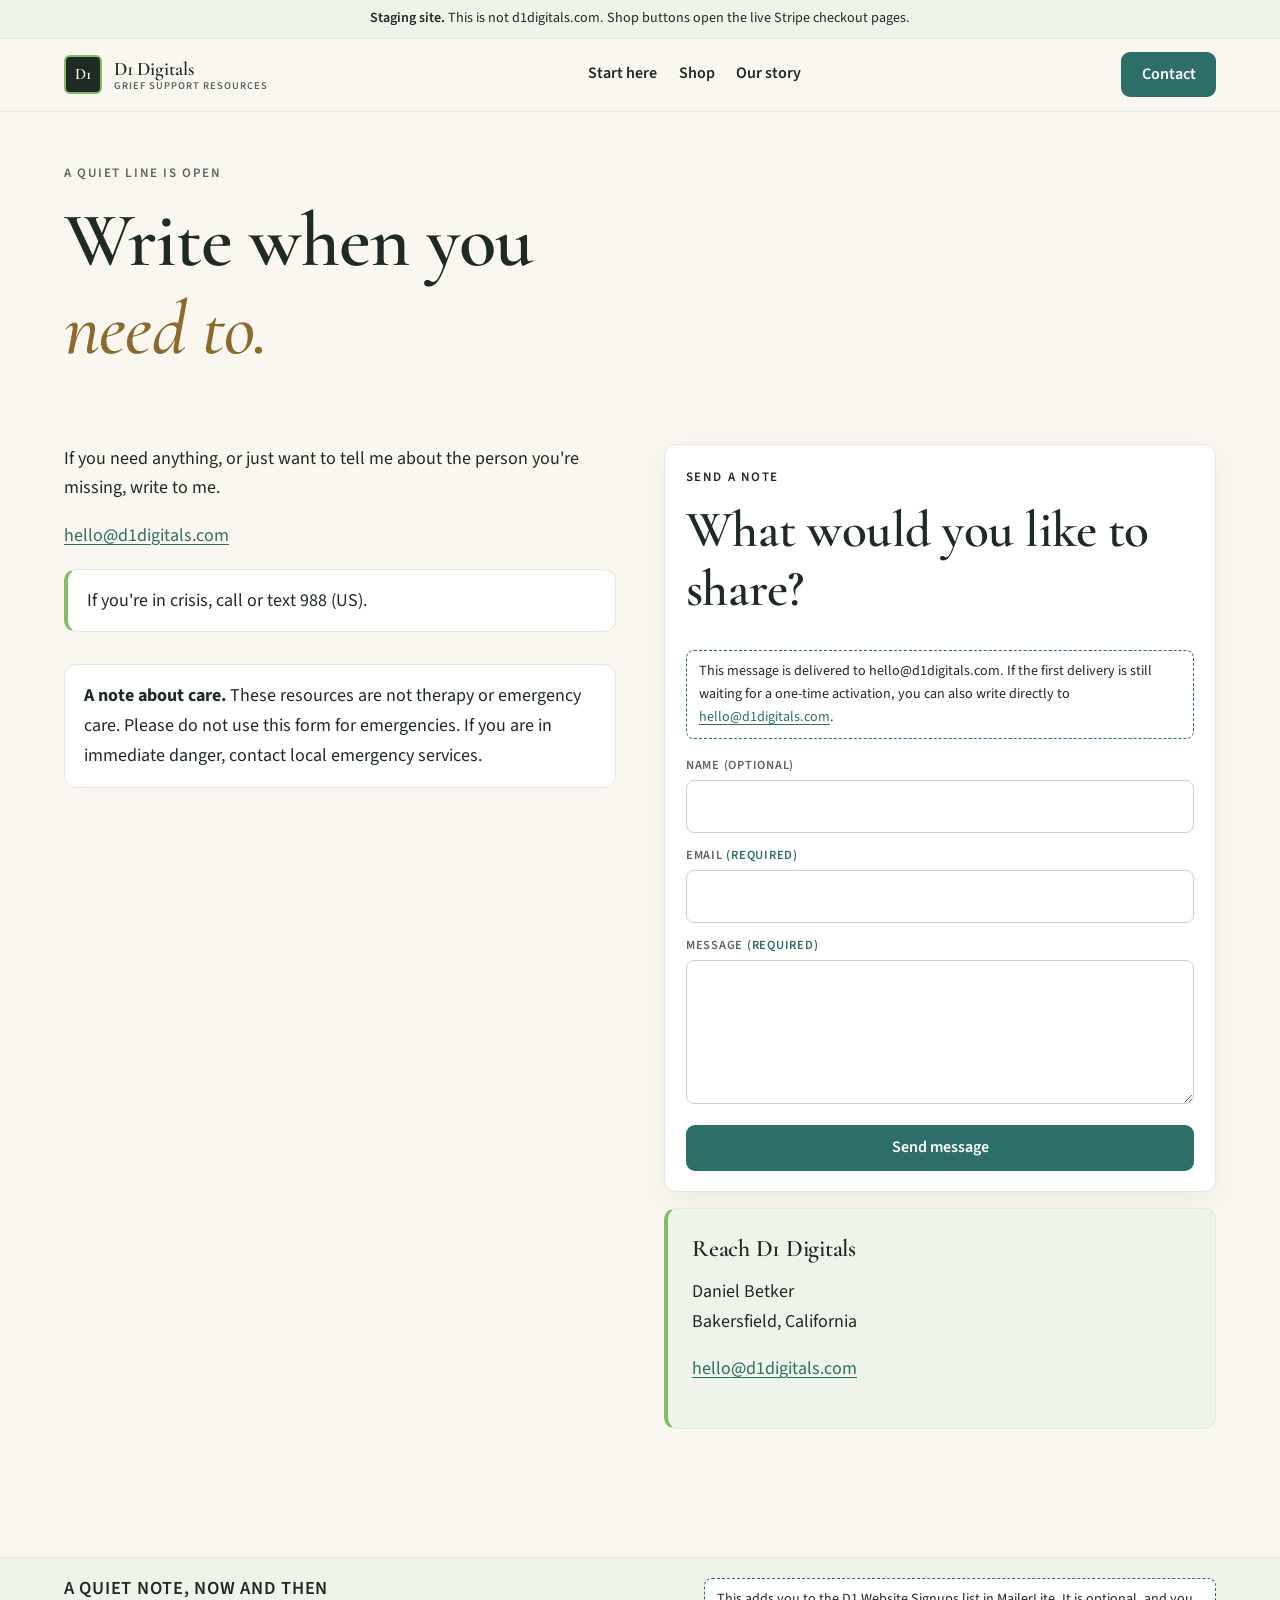
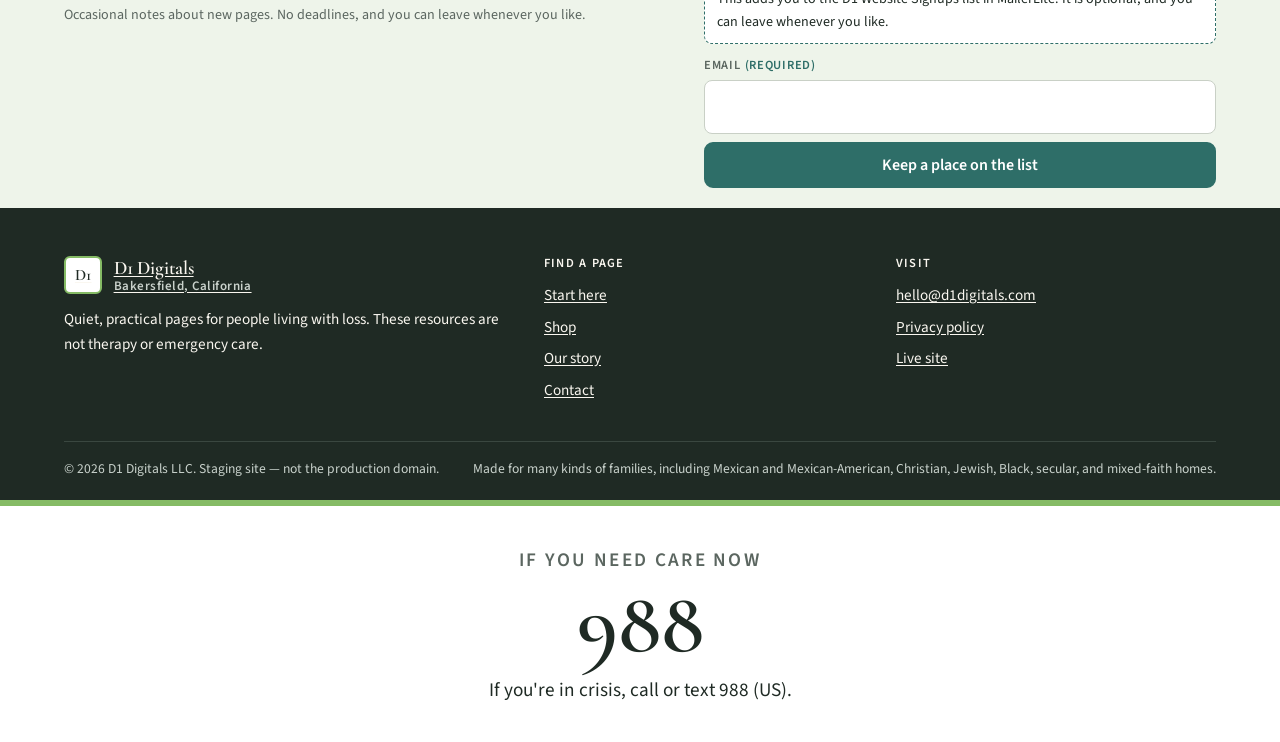
<file: contact.html>
<!DOCTYPE html>
<html lang="en">
<head>
  <meta charset="utf-8">
  <meta name="viewport" content="width=device-width, initial-scale=1">
  <meta name="robots" content="noindex, nofollow">
  <title>Contact | D1 Digitals</title>
  <meta name="description" content="D1 Digitals makes quiet, practical grief-support pages and journals. Quiet, practical grief-support pages and journals from D1 Digitals.">
  <link rel="preconnect" href="https://fonts.googleapis.com">
  <link rel="preconnect" href="https://fonts.gstatic.com" crossorigin>
  <link href="https://fonts.googleapis.com/css2?family=Cormorant+Garamond:ital,wght@0,500;0,600;0,700;1,500;1,600&family=Source+Sans+3:ital,wght@0,400;0,500;0,600;1,400&display=swap" rel="stylesheet">
  <link rel="icon" href="favicon.svg" type="image/svg+xml">
  <link rel="stylesheet" href="assets/css/styles.css">
</head>
<body>
  <a class="skip" href="#main">Skip to main content</a>
  <div class="draft-banner"><strong>Staging site.</strong> This is not d1digitals.com. Shop buttons open the live Stripe checkout pages.</div>
  <header class="site-header">
    <div class="wrap">
      <a class="logo" href="index.html">
        <span class="logo-mark" aria-hidden="true">D1</span>
        <span class="logo-text">
          <strong>D1 Digitals</strong>
          <span>Grief support resources</span>
        </span>
      </a>
      <nav class="nav" id="site-nav" aria-label="Primary">
        <a href="index.html">Start here</a>
        <a href="shop.html">Shop</a>
        <a href="our-story.html">Our story</a>
      </nav>
      <div class="header-actions">
        <button class="nav-toggle" type="button" aria-expanded="false" aria-controls="site-nav">Menu</button>
        <a class="btn btn-primary header-cta" href="contact.html" aria-current="page">Contact</a>
      </div>
    </div>
  </header>

  <main id="main">
    <header class="page-hero">
      <div class="wrap">
        <p class="eyebrow">A quiet line is open</p>
        <h1>Write when you <span class="italic" style="white-space:nowrap">need to.</span></h1>
      </div>
    </header>
    <section class="section" style="padding-top:0">
      <div class="wrap two-col">
        <div>
          <p>If you need anything, or just want to tell me about the person you're missing, write to me.</p>
          <p><a href="mailto:hello@d1digitals.com">hello@d1digitals.com</a></p>
          <p class="crisis-inline">If you're in crisis, call or text 988 (US).</p>
          <p class="care"><strong>A note about care.</strong> These resources are not therapy or emergency care. Please do not use this form for emergencies. If you are in immediate danger, contact local emergency services.</p>
        </div>
        <div>
          <div class="card">
            <p class="eyebrow">Send a note</p>
            <h2>What would you like to share?</h2>
                        <form class="contact-form" action="https://formsubmit.co/hello@d1digitals.com" method="POST">
              <p class="form-note">This message is delivered to hello@d1digitals.com. If the first delivery is still waiting for a one-time activation, you can also write directly to <a href="mailto:hello@d1digitals.com">hello@d1digitals.com</a>.</p>
              <input type="hidden" name="_subject" value="D1 Digitals website message">
              <input type="hidden" name="_template" value="table">
              <input type="hidden" name="_captcha" value="false">
              <input type="text" name="_honey" class="visually-hidden" tabindex="-1" autocomplete="off">
              <div class="form-grid">
                <div class="field">
                  <label for="c-name">Name (optional)</label>
                  <input id="c-name" name="name" type="text" autocomplete="name">
                  <p class="field-error" id="c-name-error" role="alert"></p>
                </div>
                <div class="field">
                  <label for="c-email">Email <span class="req">(required)</span></label>
                  <input id="c-email" name="email" type="email" autocomplete="email" required>
                  <p class="field-error" id="c-email-error" role="alert"></p>
                </div>
                <div class="field">
                  <label for="c-msg">Message <span class="req">(required)</span></label>
                  <textarea id="c-msg" name="message" required></textarea>
                  <p class="field-error" id="c-msg-error" role="alert"></p>
                </div>
                <button class="btn btn-primary" type="submit">Send message</button>
                <p class="form-success" role="status"></p>
              </div>
            </form>
          </div>
          <aside class="info-card">
            <h2>Reach D1 Digitals</h2>
            <p>Daniel Betker<br>Bakersfield, California</p>
            <p><a href="mailto:hello@d1digitals.com">hello@d1digitals.com</a></p>
          </aside>
        </div>
      </div>
    </section>
  </main>

  <section class="news-bar" aria-labelledby="news-title">
    <div class="wrap">
      <div style="flex:1;min-width:16rem">
        <h2 id="news-title">A quiet note, now and then</h2>
        <p class="fine" style="margin:0.3rem 0 0">Occasional notes about new pages. No deadlines, and you can leave whenever you like.</p>
      </div>
            <form class="signup-form" action="https://assets.mailerlite.com/jsonp/2786436/forms/205075135578768908/subscribe" method="post">
        <p class="form-note">This adds you to the D1 Website Signups list in MailerLite. It is optional, and you can leave whenever you like.</p>
            <div class="field">
              <label for="footer-email">Email <span class="req">(required)</span></label>
              <input id="footer-email" name="fields[email]" type="email" autocomplete="email" required>
              <p class="field-error" id="footer-email-error" role="alert"></p>
            </div>
            <input type="hidden" name="ml-submit" value="1">
            <input type="hidden" name="anticsrf" value="true">
            <button class="btn btn-primary" type="submit">Keep a place on the list</button>
            <p class="form-success" role="status"></p>
      </form>
    </div>
  </section>
  <footer class="site-footer">
    <div class="wrap">
      <div class="foot-grid">
        <div>
          <a class="logo" href="index.html" style="color:#FAF7F0;margin-bottom:0.8rem">
            <span class="logo-mark">D1</span>
            <span class="logo-text"><strong style="color:#FAF7F0">D1 Digitals</strong><span>Bakersfield, California</span></span>
          </a>
          <p>Quiet, practical pages for people living with loss. These resources are not therapy or emergency care.</p>
        </div>
        <div>
          <h3>Find a page</h3>
          <ul>
            <li><a href="index.html">Start here</a></li>
            <li><a href="shop.html">Shop</a></li>
            <li><a href="our-story.html">Our story</a></li>
            <li><a href="contact.html">Contact</a></li>
          </ul>
        </div>
        <div>
          <h3>Visit</h3>
          <ul>
            <li><a href="mailto:hello@d1digitals.com">hello@d1digitals.com</a></li>
            <li><a href="privacy-policy.html">Privacy policy</a></li>
            <li><a href="https://d1digitals.com/">Live site</a></li>
          </ul>
        </div>
      </div>
      <div class="legal">
        <p style="margin:0">© 2026 D1 Digitals LLC. Staging site — not the production domain.</p>
        <p style="margin:0">Made for many kinds of families, including Mexican and Mexican-American, Christian, Jewish, Black, secular, and mixed-faith homes.</p>
      </div>
    </div>
  </footer>

  <section class="crisis-band" aria-label="Crisis support">
    <div class="wrap">
      <p class="eyebrow">If you need care now</p>
      <span class="num">988</span>
      <p>If you're in crisis, call or text 988 (US).</p>
    </div>
  </section>
  <script src="assets/js/main.js"></script>
</body>
</html>
</file>
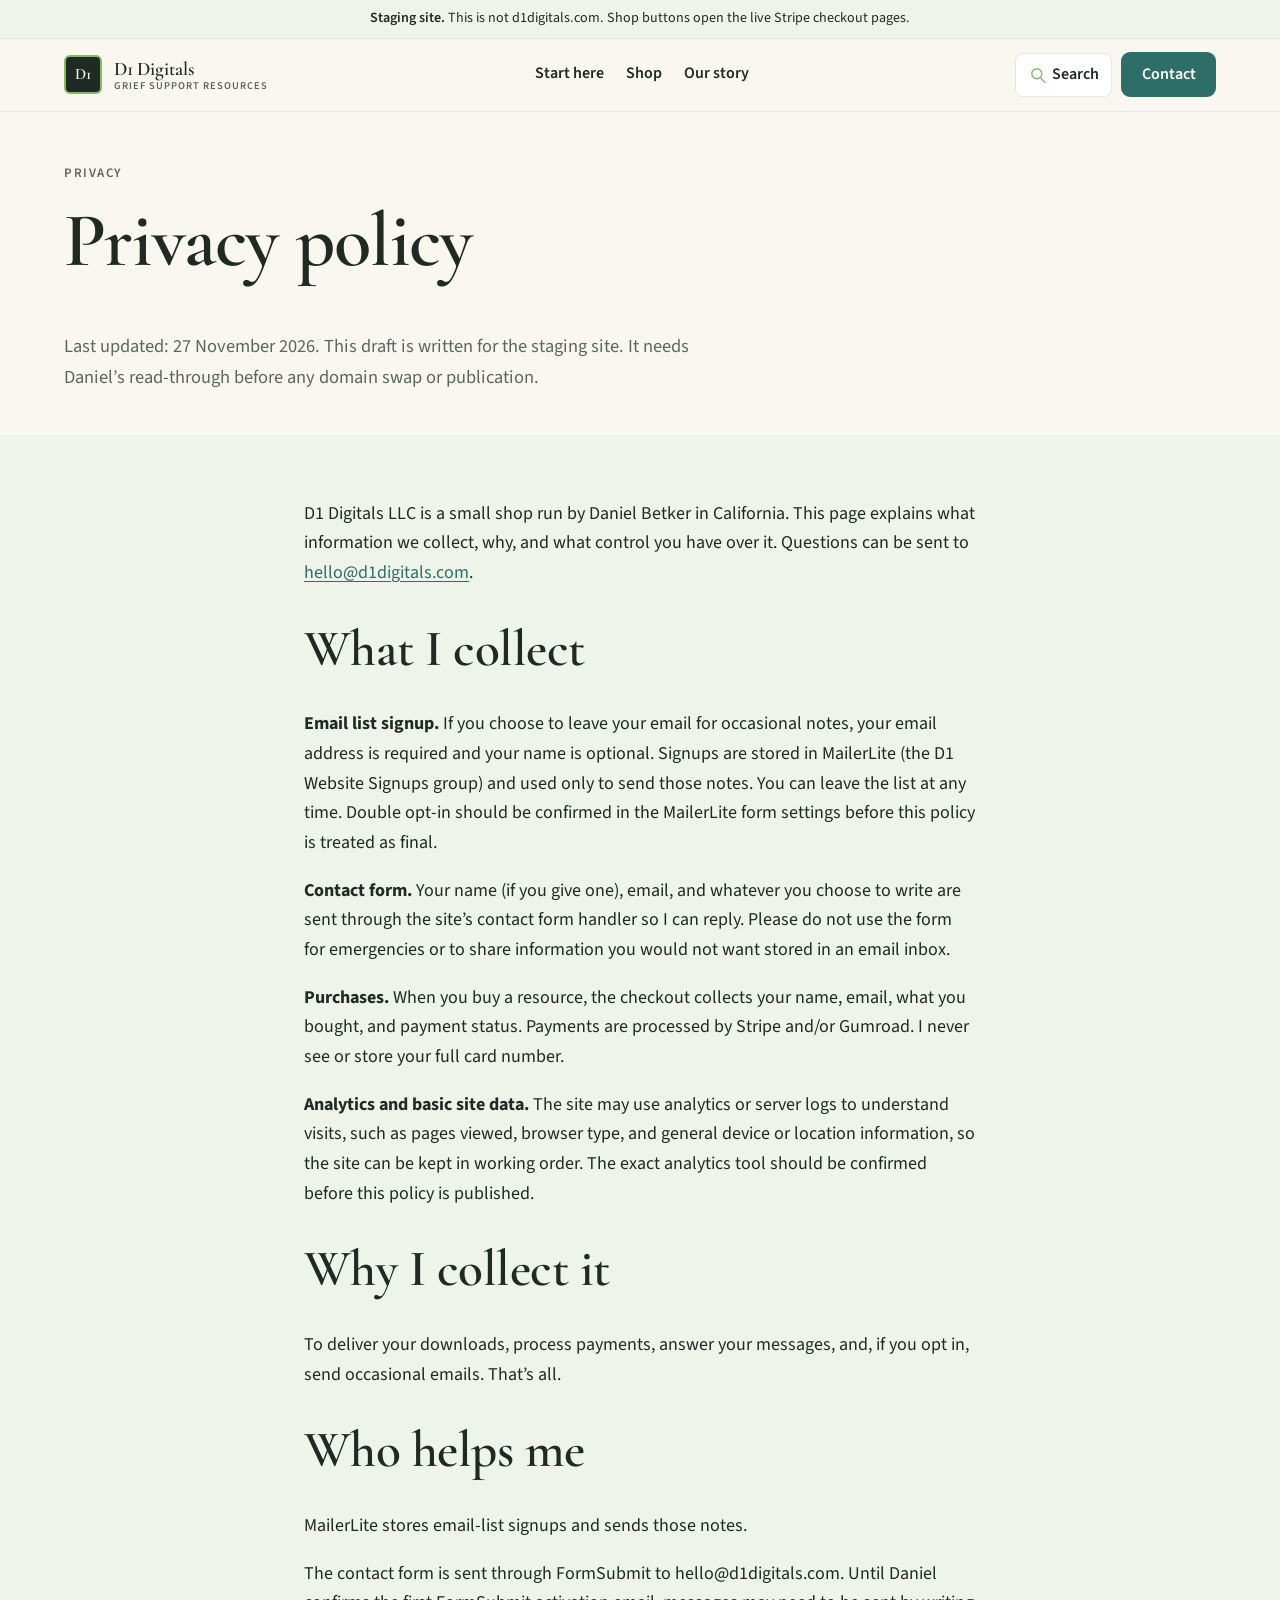
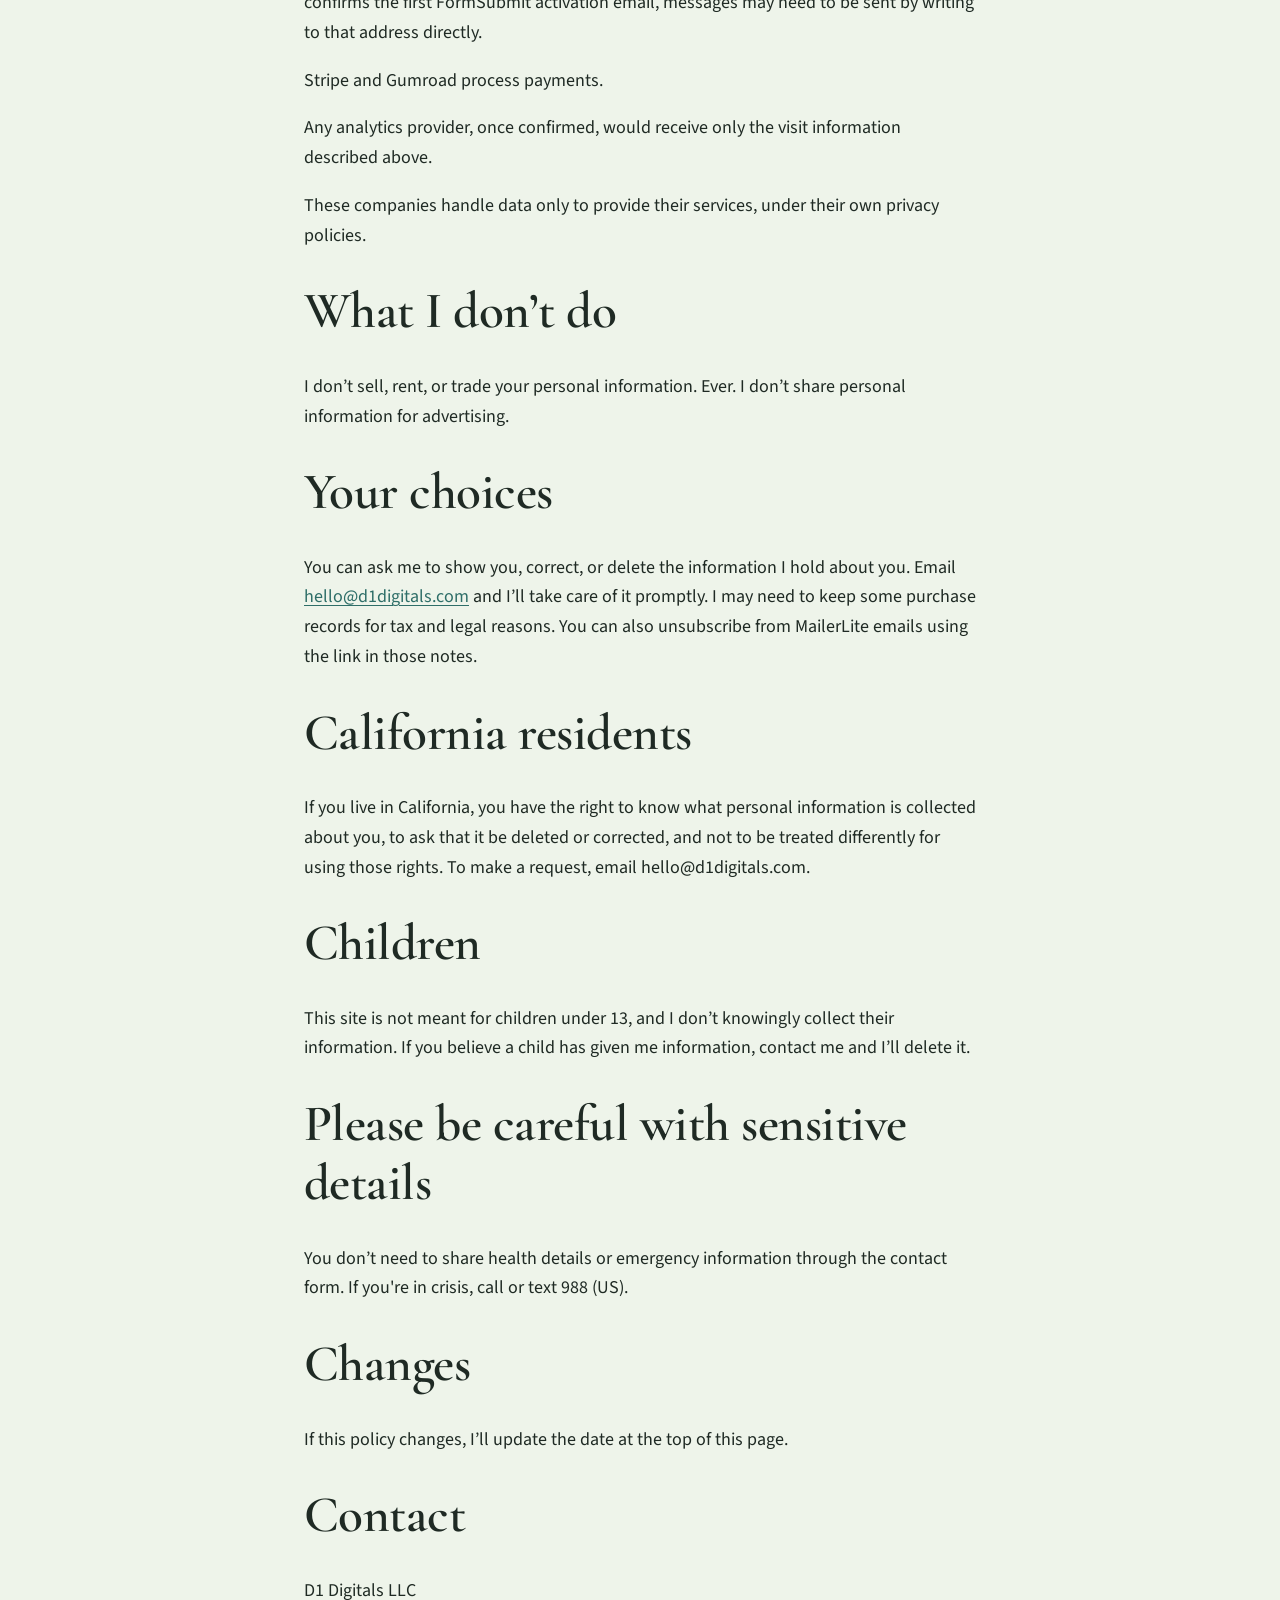
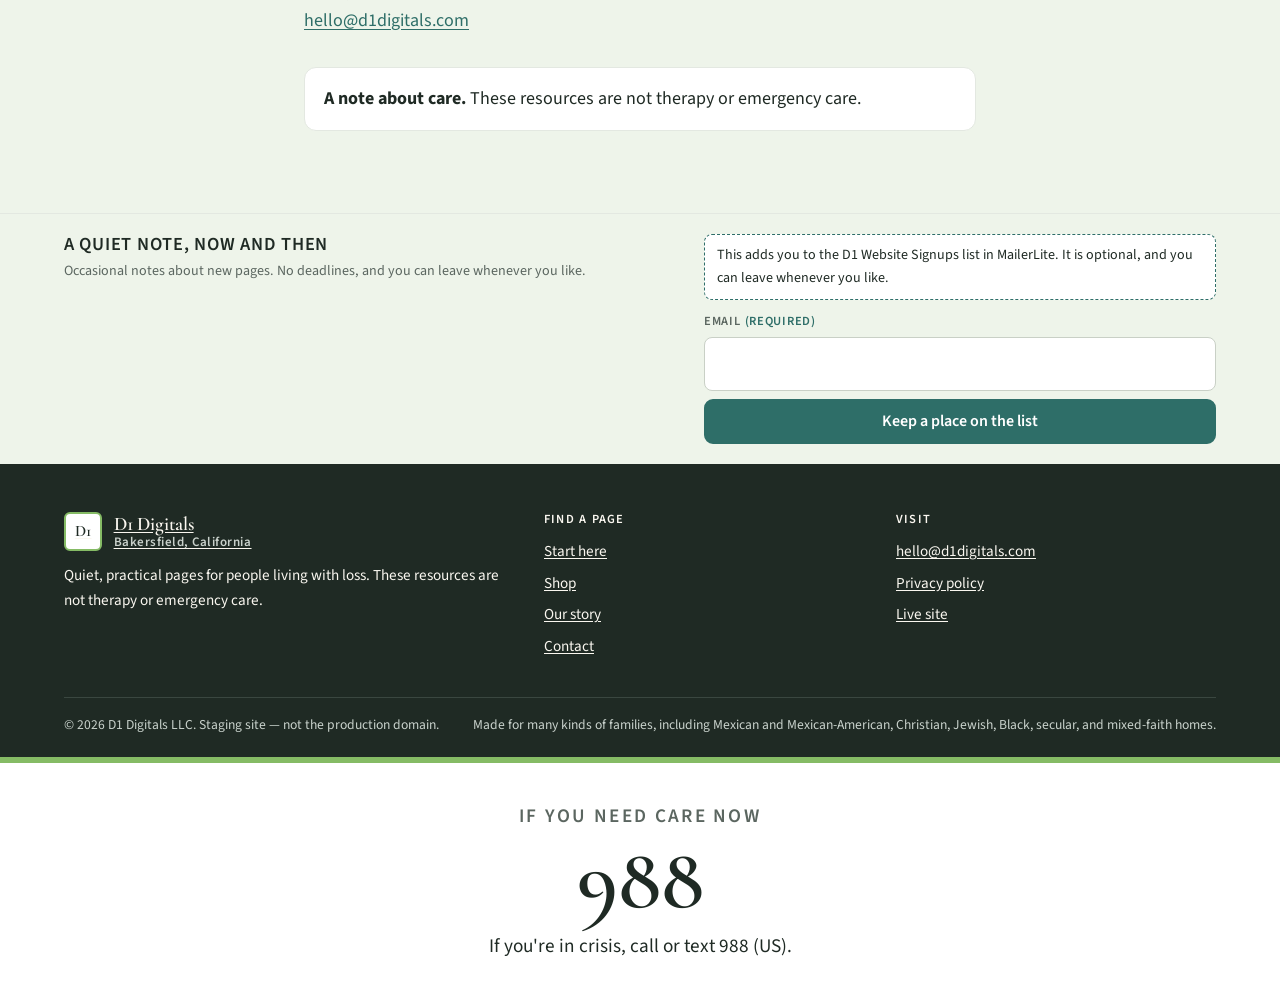
<file: privacy-policy.html>
<!DOCTYPE html>
<html lang="en">
<head>
  <meta charset="utf-8">
  <meta name="viewport" content="width=device-width, initial-scale=1">
  <meta name="robots" content="noindex, nofollow">
  <title>Privacy Policy | D1 Digitals</title>
  <meta name="description" content="How D1 Digitals LLC collects and uses information.">
  <link rel="preconnect" href="https://fonts.googleapis.com">
  <link rel="preconnect" href="https://fonts.gstatic.com" crossorigin>
  <link href="https://fonts.googleapis.com/css2?family=Cormorant+Garamond:ital,wght@0,500;0,600;0,700;1,500;1,600&family=Source+Sans+3:ital,wght@0,400;0,500;0,600;1,400&display=swap" rel="stylesheet">
  <link rel="icon" href="favicon.svg" type="image/svg+xml">
  <link rel="stylesheet" href="assets/css/styles.css">
</head>
<body>
  <a class="skip" href="#main">Skip to main content</a>
  <div class="draft-banner"><strong>Staging site.</strong> This is not d1digitals.com. Shop buttons open the live Stripe checkout pages.</div>
  <header class="site-header">
    <div class="wrap">
      <a class="logo" href="index.html">
        <span class="logo-mark" aria-hidden="true">D1</span>
        <span class="logo-text">
          <strong>D1 Digitals</strong>
          <span>Grief support resources</span>
        </span>
      </a>
      <nav class="nav" id="site-nav" aria-label="Primary">
        <a href="index.html">Start here</a>
        <a href="shop.html">Shop</a>
        <a href="our-story.html">Our story</a>
      </nav>
      <div class="header-actions">
      <div class="search-panel">
        <button class="search-toggle" type="button" aria-expanded="false" aria-controls="site-search-box">
          <svg class="icon icon-search" viewBox="0 0 24 24" fill="none" stroke="#85BB65" stroke-width="1.75" stroke-linecap="round" stroke-linejoin="round" aria-hidden="true" focusable="false"><circle cx="11" cy="11" r="6.25"/><path d="M16 16.5 21 21.5"/></svg>
          <span class="search-toggle-label">Search</span>
        </button>
        <div id="site-search-box" class="search-box" hidden>
          <label for="site-search">Search pages and resources</label>
          <input type="search" id="site-search" name="q" autocomplete="off">
          <ul id="search-results" class="search-results" role="listbox" aria-label="Search results"></ul>
        </div>
      </div>
        <button class="nav-toggle" type="button" aria-expanded="false" aria-controls="site-nav">Menu</button>
        <a class="btn btn-primary header-cta" href="contact.html">Contact</a>
      </div>
    </div>
  </header>

  <main id="main">
    <header class="page-hero">
      <div class="wrap">
        <p class="eyebrow">Privacy</p>
        <h1>Privacy policy</h1>
        <p class="lead measure">Last updated: 27 November 2026. This draft is written for the staging site. It needs Daniel’s read-through before any domain swap or publication.</p>
      </div>
    </header>
    <section class="section alt">
      <div class="wrap prose">
        <p>D1 Digitals LLC is a small shop run by Daniel Betker in California. This page explains what information we collect, why, and what control you have over it. Questions can be sent to <a href="mailto:hello@d1digitals.com">hello@d1digitals.com</a>.</p>

        <h2>What I collect</h2>
        <p><strong>Email list signup.</strong> If you choose to leave your email for occasional notes, your email address is required and your name is optional. Signups are stored in MailerLite (the D1 Website Signups group) and used only to send those notes. You can leave the list at any time. Double opt-in should be confirmed in the MailerLite form settings before this policy is treated as final.</p>
        <p><strong>Contact form.</strong> Your name (if you give one), email, and whatever you choose to write are sent through the site’s contact form handler so I can reply. Please do not use the form for emergencies or to share information you would not want stored in an email inbox.</p>
        <p><strong>Purchases.</strong> When you buy a resource, the checkout collects your name, email, what you bought, and payment status. Payments are processed by Stripe and/or Gumroad. I never see or store your full card number.</p>
        <p><strong>Analytics and basic site data.</strong> The site may use analytics or server logs to understand visits, such as pages viewed, browser type, and general device or location information, so the site can be kept in working order. The exact analytics tool should be confirmed before this policy is published.</p>

        <h2>Why I collect it</h2>
        <p>To deliver your downloads, process payments, answer your messages, and, if you opt in, send occasional emails. That’s all.</p>

        <h2>Who helps me</h2>
        <p>MailerLite stores email-list signups and sends those notes.</p>
        <p>The contact form is sent through FormSubmit to hello@d1digitals.com. Until Daniel confirms the first FormSubmit activation email, messages may need to be sent by writing to that address directly.</p>
        <p>Stripe and Gumroad process payments.</p>
        <p>Any analytics provider, once confirmed, would receive only the visit information described above.</p>
        <p>These companies handle data only to provide their services, under their own privacy policies.</p>

        <h2>What I don’t do</h2>
        <p>I don’t sell, rent, or trade your personal information. Ever. I don’t share personal information for advertising.</p>

        <h2>Your choices</h2>
        <p>You can ask me to show you, correct, or delete the information I hold about you. Email <a href="mailto:hello@d1digitals.com">hello@d1digitals.com</a> and I’ll take care of it promptly. I may need to keep some purchase records for tax and legal reasons. You can also unsubscribe from MailerLite emails using the link in those notes.</p>

        <h2>California residents</h2>
        <p>If you live in California, you have the right to know what personal information is collected about you, to ask that it be deleted or corrected, and not to be treated differently for using those rights. To make a request, email hello@d1digitals.com.</p>

        <h2>Children</h2>
        <p>This site is not meant for children under 13, and I don’t knowingly collect their information. If you believe a child has given me information, contact me and I’ll delete it.</p>

        <h2>Please be careful with sensitive details</h2>
        <p>You don’t need to share health details or emergency information through the contact form. If you're in crisis, call or text 988 (US).</p>

        <h2>Changes</h2>
        <p>If this policy changes, I’ll update the date at the top of this page.</p>

        <h2>Contact</h2>
        <p>D1 Digitals LLC<br><a href="mailto:hello@d1digitals.com">hello@d1digitals.com</a></p>
        <p class="care"><strong>A note about care.</strong> These resources are not therapy or emergency care.</p>
      </div>
    </section>
  </main>

  <section class="news-bar" aria-labelledby="news-title">
    <div class="wrap">
      <div style="flex:1;min-width:16rem">
        <h2 id="news-title">A quiet note, now and then</h2>
        <p class="fine" style="margin:0.3rem 0 0">Occasional notes about new pages. No deadlines, and you can leave whenever you like.</p>
      </div>
            <form class="signup-form" action="https://assets.mailerlite.com/jsonp/2786436/forms/205075135578768908/subscribe" method="post">
        <p class="form-note">This adds you to the D1 Website Signups list in MailerLite. It is optional, and you can leave whenever you like.</p>
            <div class="field">
              <label for="footer-email">Email <span class="req">(required)</span></label>
              <input id="footer-email" name="fields[email]" type="email" autocomplete="email" required>
              <p class="field-error" id="footer-email-error" role="alert"></p>
            </div>
            <input type="hidden" name="ml-submit" value="1">
            <input type="hidden" name="anticsrf" value="true">
            <button class="btn btn-primary" type="submit">Keep a place on the list</button>
            <p class="form-success" role="status"></p>
      </form>
    </div>
  </section>
  <footer class="site-footer">
    <div class="wrap">
      <div class="foot-grid">
        <div>
          <a class="logo" href="index.html" style="color:#FAF7F0;margin-bottom:0.8rem">
            <span class="logo-mark">D1</span>
            <span class="logo-text"><strong style="color:#FAF7F0">D1 Digitals</strong><span>Bakersfield, California</span></span>
          </a>
          <p>Quiet, practical pages for people living with loss. These resources are not therapy or emergency care.</p>
        </div>
        <div>
          <h3>Find a page</h3>
          <ul>
            <li><a href="index.html">Start here</a></li>
            <li><a href="shop.html">Shop</a></li>
            <li><a href="our-story.html">Our story</a></li>
            <li><a href="contact.html">Contact</a></li>
          </ul>
        </div>
        <div>
          <h3>Visit</h3>
          <ul>
            <li><a href="mailto:hello@d1digitals.com">hello@d1digitals.com</a></li>
            <li><a href="privacy-policy.html">Privacy policy</a></li>
            <li><a href="https://d1digitals.com/">Live site</a></li>
          </ul>
        </div>
      </div>
      <div class="legal">
        <p style="margin:0">© 2026 D1 Digitals LLC. Staging site — not the production domain.</p>
        <p style="margin:0">Made for many kinds of families, including Mexican and Mexican-American, Christian, Jewish, Black, secular, and mixed-faith homes.</p>
      </div>
    </div>
  </footer>

  <section class="crisis-band" aria-label="Crisis support">
    <div class="wrap">
      <p class="eyebrow">If you need care now</p>
      <span class="num">988</span>
      <p>If you're in crisis, call or text 988 (US).</p>
    </div>
  </section>
  <script src="assets/js/main.js"></script>
</body>
</html>
</file>
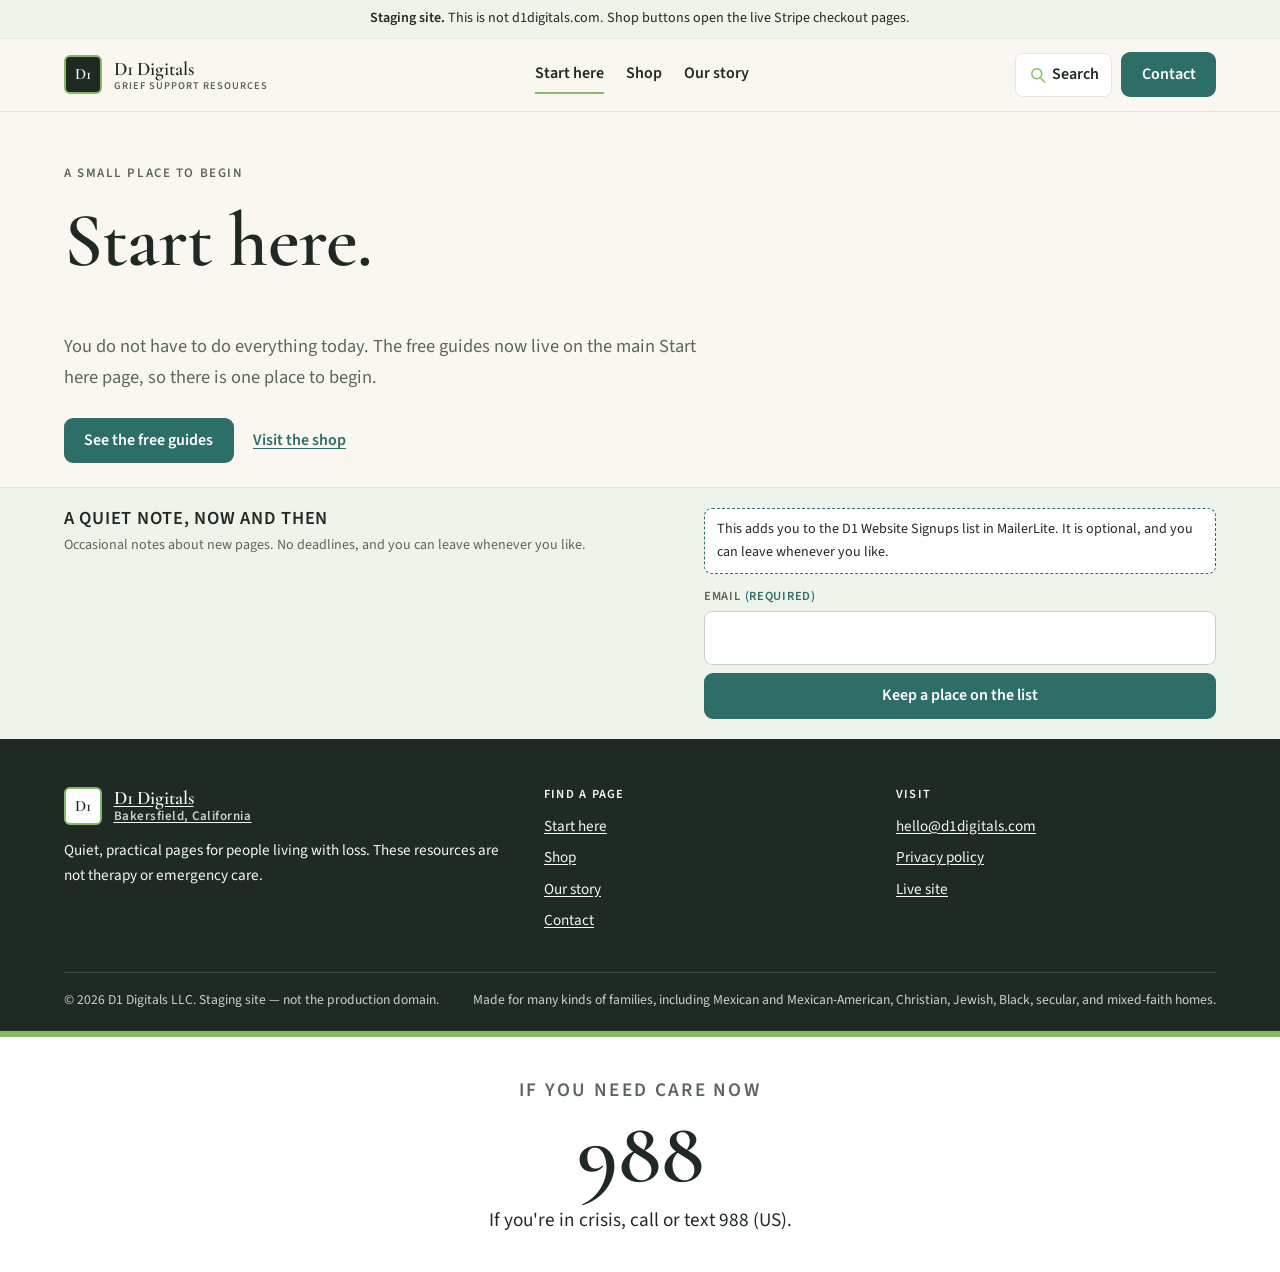
<file: start-here.html>
<!DOCTYPE html>
<html lang="en">
<head>
  <meta charset="utf-8">
  <meta name="viewport" content="width=device-width, initial-scale=1">
  <meta name="robots" content="noindex, nofollow">
  <title>Start Here | D1 Digitals</title>
  <meta name="description" content="D1 Digitals makes quiet, practical grief-support pages and journals. Quiet, practical grief-support pages and journals from D1 Digitals.">
  <link rel="preconnect" href="https://fonts.googleapis.com">
  <link rel="preconnect" href="https://fonts.gstatic.com" crossorigin>
  <link href="https://fonts.googleapis.com/css2?family=Cormorant+Garamond:ital,wght@0,500;0,600;0,700;1,500;1,600&family=Source+Sans+3:ital,wght@0,400;0,500;0,600;1,400&display=swap" rel="stylesheet">
  <link rel="icon" href="favicon.svg" type="image/svg+xml">
  <link rel="stylesheet" href="assets/css/styles.css">
</head>
<body>
  <a class="skip" href="#main">Skip to main content</a>
  <div class="draft-banner"><strong>Staging site.</strong> This is not d1digitals.com. Shop buttons open the live Stripe checkout pages.</div>
  <header class="site-header">
    <div class="wrap">
      <a class="logo" href="index.html">
        <span class="logo-mark" aria-hidden="true">D1</span>
        <span class="logo-text">
          <strong>D1 Digitals</strong>
          <span>Grief support resources</span>
        </span>
      </a>
      <nav class="nav" id="site-nav" aria-label="Primary">
        <a href="index.html" aria-current="page">Start here</a>
        <a href="shop.html">Shop</a>
        <a href="our-story.html">Our story</a>
      </nav>
      <div class="header-actions">
      <div class="search-panel">
        <button class="search-toggle" type="button" aria-expanded="false" aria-controls="site-search-box">
          <svg class="icon icon-search" viewBox="0 0 24 24" fill="none" stroke="#85BB65" stroke-width="1.75" stroke-linecap="round" stroke-linejoin="round" aria-hidden="true" focusable="false"><circle cx="11" cy="11" r="6.25"/><path d="M16 16.5 21 21.5"/></svg>
          <span class="search-toggle-label">Search</span>
        </button>
        <div id="site-search-box" class="search-box" hidden>
          <label for="site-search">Search pages and resources</label>
          <input type="search" id="site-search" name="q" autocomplete="off">
          <ul id="search-results" class="search-results" role="listbox" aria-label="Search results"></ul>
        </div>
      </div>
        <button class="nav-toggle" type="button" aria-expanded="false" aria-controls="site-nav">Menu</button>
        <a class="btn btn-primary header-cta" href="contact.html">Contact</a>
      </div>
    </div>
  </header>

  <main id="main">
    <header class="page-hero">
      <div class="wrap">
        <p class="eyebrow">A small place to begin</p>
        <h1>Start here.</h1>
        <p class="lead measure">You do not have to do everything today. The free guides now live on the main Start here page, so there is one place to begin.</p>
        <div class="hero-actions">
          <a class="btn btn-primary" href="index.html#free-guides">See the free guides</a>
          <a class="btn btn-ghost" href="shop.html">Visit the shop</a>
        </div>
      </div>
    </header>
  </main>

  <section class="news-bar" aria-labelledby="news-title">
    <div class="wrap">
      <div style="flex:1;min-width:16rem">
        <h2 id="news-title">A quiet note, now and then</h2>
        <p class="fine" style="margin:0.3rem 0 0">Occasional notes about new pages. No deadlines, and you can leave whenever you like.</p>
      </div>
            <form class="signup-form" action="https://assets.mailerlite.com/jsonp/2786436/forms/205075135578768908/subscribe" method="post">
        <p class="form-note">This adds you to the D1 Website Signups list in MailerLite. It is optional, and you can leave whenever you like.</p>
            <div class="field">
              <label for="footer-email">Email <span class="req">(required)</span></label>
              <input id="footer-email" name="fields[email]" type="email" autocomplete="email" required>
              <p class="field-error" id="footer-email-error" role="alert"></p>
            </div>
            <input type="hidden" name="ml-submit" value="1">
            <input type="hidden" name="anticsrf" value="true">
            <button class="btn btn-primary" type="submit">Keep a place on the list</button>
            <p class="form-success" role="status"></p>
      </form>
    </div>
  </section>
  <footer class="site-footer">
    <div class="wrap">
      <div class="foot-grid">
        <div>
          <a class="logo" href="index.html" style="color:#FAF7F0;margin-bottom:0.8rem">
            <span class="logo-mark">D1</span>
            <span class="logo-text"><strong style="color:#FAF7F0">D1 Digitals</strong><span>Bakersfield, California</span></span>
          </a>
          <p>Quiet, practical pages for people living with loss. These resources are not therapy or emergency care.</p>
        </div>
        <div>
          <h3>Find a page</h3>
          <ul>
            <li><a href="index.html">Start here</a></li>
            <li><a href="shop.html">Shop</a></li>
            <li><a href="our-story.html">Our story</a></li>
            <li><a href="contact.html">Contact</a></li>
          </ul>
        </div>
        <div>
          <h3>Visit</h3>
          <ul>
            <li><a href="mailto:hello@d1digitals.com">hello@d1digitals.com</a></li>
            <li><a href="privacy-policy.html">Privacy policy</a></li>
            <li><a href="https://d1digitals.com/">Live site</a></li>
          </ul>
        </div>
      </div>
      <div class="legal">
        <p style="margin:0">© 2026 D1 Digitals LLC. Staging site — not the production domain.</p>
        <p style="margin:0">Made for many kinds of families, including Mexican and Mexican-American, Christian, Jewish, Black, secular, and mixed-faith homes.</p>
      </div>
    </div>
  </footer>

  <section class="crisis-band" aria-label="Crisis support">
    <div class="wrap">
      <p class="eyebrow">If you need care now</p>
      <span class="num">988</span>
      <p>If you're in crisis, call or text 988 (US).</p>
    </div>
  </section>
  <script src="assets/js/main.js"></script>
</body>
</html>
</file>
<file: assets/css/styles.css>
/* D1 Digitals — staging site.
   Palette approved for staging: cream ground, teal-sage primary, money-green accent only. */
:root {
  --bg: #FAF7F0;
  --cream: #FAF7F0;
  --surface: #FFFFFF;
  --sage: #EEF4EA;
  --ink: #1F2A24;
  --muted: #5B6660;
  --primary: #2E6E68;
  --primary-hover: #265F5A;
  --accent: #85BB65;
  --gold: #8C6A2E;
  --line: #E3E8E1;
  --footer: #1F2A24;
  --cream-text: #FAF7F0;
  --error: #8B2E2E;
  --error-bg: #F8EAEA;
  --success: #2E6E68;
  --success-bg: #EEF4EA;
  --serif: "Cormorant Garamond", Georgia, "Times New Roman", serif;
  --sans: "Source Sans 3", "DM Sans", "Segoe UI", sans-serif;
  --radius: 12px;
  --shadow: 0 10px 30px rgba(31, 42, 36, 0.06);
  --header-h: 4.5rem;
  --max: 72rem;
  --measure: 40rem;
  --focus: 0 0 0 3px #FFFFFF, 0 0 0 6px var(--accent);
}

* { box-sizing: border-box; }
html { scroll-behavior: smooth; }
body {
  margin: 0;
  font-family: var(--sans);
  font-size: 18px;
  line-height: 1.65;
  color: var(--ink);
  background: var(--bg);
}
img { max-width: 100%; display: block; }
a { color: var(--primary); text-underline-offset: 0.18em; }
a:hover { color: var(--primary-hover); }
h1, h2, h3, h4 {
  font-family: var(--serif);
  color: var(--ink);
  font-weight: 600;
  line-height: 1.15;
  letter-spacing: -0.01em;
  margin: 0 0 0.6em;
}
h1 { font-size: clamp(2.6rem, 6vw, 5.4rem); }
h2 { font-size: clamp(2rem, 4vw, 3.6rem); }
h3 { font-size: clamp(1.4rem, 2.2vw, 1.85rem); }
p { margin: 0 0 1em; }
.italic { font-family: var(--serif); font-style: italic; font-weight: 500; color: var(--gold); }
.eyebrow {
  font-family: var(--sans);
  font-size: 13px;
  font-weight: 600;
  letter-spacing: 0.12em;
  text-transform: uppercase;
  color: var(--muted);
  margin: 0 0 0.8rem;
}
.tagline {
  font-family: var(--serif);
  font-style: italic;
  color: var(--gold);
  font-size: 1.05rem;
}
.wrap {
  width: min(calc(100% - 2.5rem), var(--max));
  margin-inline: auto;
}
.measure { max-width: var(--measure); }

.skip {
  position: absolute;
  left: 1rem;
  top: -3rem;
  background: var(--ink);
  color: var(--cream-text);
  padding: 0.5rem 0.8rem;
  z-index: 100;
}
.skip:focus { top: 0.5rem; outline: none; box-shadow: var(--focus); }

.draft-banner {
  background: var(--sage);
  color: var(--ink);
  font-size: 0.88rem;
  text-align: center;
  padding: 0.45rem 1rem;
  border-bottom: 1px solid var(--line);
}
.draft-banner strong { font-weight: 600; }

/* Header */
.site-header {
  background: var(--bg);
  border-bottom: 1px solid var(--line);
  position: sticky;
  top: 0;
  z-index: 40;
}
.site-header .wrap {
  display: flex;
  align-items: center;
  justify-content: space-between;
  min-height: var(--header-h);
  gap: 1rem;
}
.logo {
  display: flex;
  align-items: center;
  gap: 0.7rem;
  text-decoration: none;
  color: var(--ink);
}
.logo:hover { color: var(--ink); }
.logo-mark {
  width: 2.4rem;
  height: 2.4rem;
  border-radius: 6px;
  background: var(--ink);
  color: var(--cream-text);
  display: grid;
  place-items: center;
  font-family: var(--serif);
  font-weight: 600;
  font-size: 1rem;
  letter-spacing: 0.02em;
  flex-shrink: 0;
  border: 2px solid var(--accent);
}
.logo-text { display: flex; flex-direction: column; line-height: 1.15; }
.logo-text strong {
  font-family: var(--serif);
  font-size: 1.2rem;
  font-weight: 600;
}
.logo-text span {
  font-size: 0.65rem;
  letter-spacing: 0.1em;
  text-transform: uppercase;
  color: var(--muted);
  font-weight: 600;
}
.nav {
  display: flex;
  align-items: center;
  gap: 0.2rem 1.35rem;
}
.nav a {
  text-decoration: none;
  color: var(--ink);
  font-size: 16px;
  font-weight: 600;
  text-transform: none;
  letter-spacing: 0;
  padding: 0.3rem 0;
  border-bottom: 2px solid transparent;
}
.nav a:hover,
.nav a[aria-current="page"] {
  border-bottom-color: var(--accent);
  color: var(--ink);
}
.header-actions {
  display: flex;
  align-items: center;
  gap: 0.6rem;
}
.nav-toggle {
  display: none;
  background: var(--surface);
  border: 1px solid var(--line);
  border-radius: 8px;
  padding: 0.45rem 0.8rem;
  font: inherit;
  font-size: 16px;
  min-height: 44px;
  font-weight: 600;
  color: var(--ink);
  cursor: pointer;
}
.nav-toggle:focus-visible,
.btn:focus-visible,
a:focus-visible,
input:focus-visible,
textarea:focus-visible,
select:focus-visible,
summary:focus-visible,
button:focus-visible {
  outline: none;
  box-shadow: var(--focus);
}

/* Buttons — primary is teal-sage with white text, never money-green type */
.btn {
  display: inline-flex;
  align-items: center;
  justify-content: center;
  gap: 0.4rem;
  font-family: var(--sans);
  font-size: 1rem;
  font-weight: 600;
  text-decoration: none;
  border-radius: 9px;
  padding: 0.7rem 1.15rem;
  border: 2px solid transparent;
  cursor: pointer;
  line-height: 1.2;
  min-height: 44px;
}
.btn-primary {
  background: var(--primary);
  color: #FFFFFF;
  border-color: var(--primary);
}
.btn-primary:hover,
.btn-primary:active {
  background: var(--primary-hover);
  border-color: var(--primary-hover);
  color: #FFFFFF;
}
.btn-secondary {
  background: var(--surface);
  color: var(--ink);
  border-color: var(--accent);
}
.btn-secondary:hover {
  background: var(--sage);
  color: var(--ink);
}
.btn-ghost {
  background: none;
  color: var(--primary);
  border: none;
  padding-left: 0;
  padding-right: 0;
  text-decoration: underline;
  border-radius: 0;
}
.btn-ghost:hover { color: var(--primary-hover); }

/* Hero */
.hero {
  padding: 4.5rem 0 3rem;
  position: relative;
  overflow: hidden;
}
.hero-grid {
  display: grid;
  grid-template-columns: 1.2fr 0.8fr;
  gap: 3rem;
  align-items: center;
}
.hero p.lead {
  font-size: 1.2rem;
  max-width: 36rem;
  color: var(--muted);
}
.hero-actions { display: flex; flex-wrap: wrap; gap: 0.8rem 1.2rem; align-items: center; margin-top: 1.6rem; }
.hero-ornament {
  height: 280px;
  border-radius: 50%;
  background: radial-gradient(circle at 38% 32%, #F4F8F1 0%, #E4EEDC 48%, #C9DDB8 78%);
  position: relative;
  max-width: 320px;
  margin-left: auto;
  border: 2px solid var(--accent);
}
.hero-ornament::after {
  content: "";
  position: absolute;
  inset: 18%;
  border: 1px solid rgba(140, 106, 46, 0.4);
  border-radius: 50%;
  transform: rotate(-18deg) scaleX(1.35);
}

/* Path cards */
.paths {
  margin-top: -1.5rem;
  padding-bottom: 1rem;
  position: relative;
  z-index: 2;
}
.path-grid {
  display: grid;
  grid-template-columns: repeat(3, 1fr);
  gap: 1rem;
}
.path-card {
  background: var(--surface);
  border-radius: var(--radius);
  padding: 1.4rem 1.3rem 1.2rem;
  text-decoration: none;
  color: var(--ink);
  box-shadow: var(--shadow);
  border: 1px solid var(--line);
  min-height: 10rem;
  display: flex;
  flex-direction: column;
  justify-content: space-between;
}
.path-card:nth-child(1) { border-top: 3px solid var(--accent); }
.path-card:nth-child(2) { border-top: 3px solid #E2D3B0; }
.path-card:nth-child(3) { border-top: 3px solid var(--accent); }
.path-card:hover { transform: translateY(-2px); color: var(--ink); }
.path-card span { font-size: 0.85rem; color: var(--muted); }
.path-card strong {
  font-family: var(--serif);
  font-size: 1.7rem;
  font-weight: 600;
  display: block;
  margin: 0.35rem 0 0.8rem;
  color: var(--ink);
}
.path-card em { font-style: normal; font-size: 0.9rem; color: var(--primary); font-weight: 600; }

/* Icon resource row */
.resources-row {
  padding: 2.75rem 0;
  border-top: 1px solid var(--line);
  background: var(--surface);
}
.res-grid {
  display: grid;
  grid-template-columns: repeat(4, 1fr);
  gap: 1rem;
  text-align: center;
}
.res-item {
  text-decoration: none;
  color: var(--ink);
  padding: 0.5rem;
}
.res-item:hover { color: var(--ink); }
.res-icon {
  width: 4.25rem;
  height: 4.25rem;
  margin: 0 auto 0.7rem;
  border-radius: 50%;
  border: 2px solid var(--accent);
  background: var(--sage);
  display: grid;
  place-items: center;
  font-family: var(--serif);
  font-size: 1.2rem;
  color: var(--ink);
}
.res-item strong { display: block; font-size: 0.95rem; color: var(--ink); }

/* Shortcut tiles — light cards, not dark slabs */
.shortcuts { padding: 3.2rem 0 2rem; }
.tile-grid {
  display: grid;
  grid-template-columns: repeat(3, 1fr);
  gap: 1rem;
}
.tile {
  display: flex;
  align-items: flex-end;
  min-height: 9.5rem;
  padding: 1.3rem;
  text-decoration: none;
  color: var(--ink);
  border-radius: var(--radius);
  background: var(--surface);
  border: 1px solid var(--line);
  box-shadow: var(--shadow);
  position: relative;
}
.tile:nth-child(2),
.tile:nth-child(3) { background: var(--surface); }
.tile::before {
  content: "";
  position: absolute;
  left: 0; top: 0; bottom: 0;
  width: 5px;
  background: var(--accent);
  border-radius: var(--radius) 0 0 var(--radius);
}
.tile span {
  font-family: var(--serif);
  font-size: 1.45rem;
  font-weight: 600;
  position: relative;
  color: var(--ink);
}
.tile:hover { background: var(--sage); color: var(--ink); }

/* Featured products */
.section { padding: 4rem 0; }
.section.alt { background: var(--sage); }
.section-head {
  display: grid;
  grid-template-columns: 1fr auto;
  gap: 1rem;
  align-items: end;
  margin-bottom: 2rem;
}
.cards {
  display: grid;
  grid-template-columns: repeat(3, 1fr);
  gap: 1.2rem;
}
.card {
  font-size: 17px;
  background: var(--surface);
  border: 1px solid var(--line);
  border-radius: var(--radius);
  padding: 1.4rem 1.3rem 1.3rem;
  display: flex;
  flex-direction: column;
  box-shadow: var(--shadow);
}
.card .tag {
  font-size: 13px;
  letter-spacing: 0.1em;
  text-transform: uppercase;
  font-weight: 600;
  color: var(--muted);
  margin-bottom: 0.6rem;
}
.card p { flex: 1; color: var(--ink); }
.card-actions { display: flex; flex-wrap: wrap; gap: 0.6rem; align-items: center; margin-top: 0.6rem; }
.price { font-size: 0.95rem; color: var(--muted); margin-right: auto; }

/* Email band */
.email-band {
  background: var(--sage);
  padding: 4rem 0;
  text-align: center;
  border-top: 1px solid var(--line);
  border-bottom: 1px solid var(--line);
}
.email-band h2, .email-band p { margin-left: auto; margin-right: auto; }
.email-band p { max-width: 36rem; color: var(--ink); }

.form-note {
  display: block;
  background: var(--surface);
  border: 1px dashed var(--primary);
  color: var(--ink);
  font-size: 0.88rem;
  padding: 0.55rem 0.75rem;
  border-radius: 8px;
  margin: 0 0 1rem;
  text-align: left;
}
form .row, .form-grid { display: grid; gap: 0.75rem; }
.form-inline {
  display: grid;
  grid-template-columns: 1fr auto;
  gap: 0.6rem;
  max-width: 34rem;
  margin: 1rem auto 0;
  text-align: left;
}
.field { text-align: left; }
.field .req { color: var(--primary); font-weight: 600; }
label {
  display: block;
  font-size: 0.78rem;
  font-weight: 600;
  letter-spacing: 0.06em;
  text-transform: uppercase;
  margin-bottom: 0.3rem;
  color: var(--muted);
}
input, textarea, select {
  width: 100%;
  font: inherit;
  color: var(--ink);
  background: var(--surface);
  border: 1px solid #C9D0C6;
  border-radius: 8px;
  padding: 0.7rem 0.8rem;
}
input:focus, textarea:focus, select:focus {
  outline: none;
  box-shadow: var(--focus);
  border-color: var(--accent);
}
input[aria-invalid="true"],
textarea[aria-invalid="true"] {
  border-color: var(--error);
  background: var(--error-bg);
}
textarea { min-height: 9rem; resize: vertical; }
.field-error {
  display: none;
  color: var(--error);
  font-size: 0.88rem;
  margin: 0.3rem 0 0;
}
.field.is-invalid .field-error { display: block; }
.form-success {
  display: none;
  background: var(--success-bg);
  border: 1px solid var(--primary);
  color: var(--ink);
  border-radius: 8px;
  padding: 0.75rem 0.9rem;
  margin-top: 0.8rem;
  text-align: left;
}
.form-success.is-visible { display: block; }
.fine { font-size: 0.88rem; color: var(--muted); margin-top: 0.8rem; }

/* Story + inclusion */
.story-grid {
  display: grid;
  grid-template-columns: 1.1fr 0.9fr;
  gap: 3rem;
  align-items: start;
}
.panel {
  background: var(--surface);
  border: 1px solid var(--line);
  border-left: 4px solid var(--accent);
  border-radius: var(--radius);
  padding: 1.6rem 1.5rem;
}
.care {
  border: 1px solid var(--line);
  background: var(--surface);
  border-radius: var(--radius);
  padding: 1rem 1.2rem;
  margin-top: 2rem;
}
.care strong { color: var(--ink); }

/* FAQ */
.faq {
  display: grid;
  grid-template-columns: 0.9fr 1.1fr;
  gap: 2rem;
}
details {
  border-bottom: 1px solid var(--line);
  padding: 0.9rem 0;
}
summary {
  cursor: pointer;
  font-weight: 600;
  color: var(--ink);
  list-style: none;
  display: flex;
  justify-content: space-between;
  gap: 1rem;
}
summary::-webkit-details-marker { display: none; }
summary::after { content: "+"; color: var(--gold); font-weight: 500; font-size: 1.2rem; }
details[open] summary::after { content: "–"; }

/* Footer newsletter */
.news-bar {
  background: var(--sage);
  border-top: 1px solid var(--line);
  padding: 1.25rem 0;
}
.news-bar .wrap {
  display: flex;
  align-items: flex-start;
  gap: 1rem;
  flex-wrap: wrap;
  justify-content: space-between;
}
.news-bar h2 {
  font-size: 1.15rem;
  margin: 0;
  font-family: var(--sans);
  letter-spacing: 0.04em;
  text-transform: uppercase;
  font-weight: 600;
}
.news-bar form {
  display: flex;
  flex-direction: column;
  gap: 0.5rem;
  flex: 1;
  max-width: 32rem;
}
.news-bar .form-row { display: flex; gap: 0.5rem; flex-wrap: wrap; }
.news-bar .form-note { margin: 0 0 0.2rem; }

.site-footer {
  background: var(--footer);
  color: var(--cream-text);
  padding: 3rem 0 0;
  font-size: 0.95rem;
}
.site-footer a { color: var(--cream-text); text-decoration: underline; text-underline-offset: 0.16em; }
.site-footer a:hover { color: #FFFFFF; }
.foot-grid {
  display: grid;
  grid-template-columns: 1.4fr 1fr 1fr;
  gap: 2rem;
  margin-bottom: 2rem;
}
.site-footer h3 {
  color: var(--cream-text);
  font-family: var(--sans);
  font-size: 0.78rem;
  letter-spacing: 0.1em;
  text-transform: uppercase;
  margin: 0 0 0.8rem;
  font-weight: 600;
}
.site-footer ul { list-style: none; margin: 0; padding: 0; }
.site-footer li { margin: 0 0 0.4rem; }
.site-footer .logo-mark {
  background: var(--surface);
  color: var(--ink);
  border-color: var(--accent);
}
.legal {
  border-top: 1px solid #3A4740;
  padding: 1rem 0 1.25rem;
  display: flex;
  justify-content: space-between;
  gap: 1rem;
  flex-wrap: wrap;
  color: #C9D2CC;
  font-size: 0.85rem;
}

/* Large 988 block — bottom of every page, WYG-style, unmissable */
.crisis-band {
  background: var(--surface);
  color: var(--ink);
  border-top: 6px solid var(--accent);
  padding: 2.4rem 0 2.2rem;
  text-align: center;
}
.crisis-band .num {
  font-family: var(--serif);
  font-size: clamp(3.4rem, 8vw, 5.5rem);
  line-height: 1;
  color: var(--ink);
  display: block;
  margin: 0.15rem 0 0.5rem;
  font-weight: 600;
}
.crisis-band p {
  margin: 0 auto;
  max-width: 32rem;
  font-size: 1.2rem;
  color: var(--ink);
}
.crisis-band .eyebrow { color: var(--muted); }

/* Inner pages */
.page-hero { padding: 3.2rem 0 1.5rem; }
.page-hero h1 { max-width: 18ch; }
.page-hero .lead { color: var(--muted); font-size: 1.15rem; }
.two-col {
  display: grid;
  grid-template-columns: 1fr 1fr;
  gap: 3rem;
  align-items: start;
  padding-bottom: 4rem;
}
.info-card {
  background: var(--sage);
  color: var(--ink);
  border: 1px solid var(--line);
  border-left: 4px solid var(--accent);
  border-radius: var(--radius);
  padding: 1.6rem 1.5rem;
  margin-top: 1rem;
}
.info-card a { color: var(--primary); }
.info-card h2 { color: var(--ink); font-size: 1.5rem; }
.crisis-inline {
  border: 1px solid var(--line);
  background: var(--surface);
  border-left: 4px solid var(--accent);
  border-radius: var(--radius);
  padding: 1rem 1.2rem;
  margin: 1rem 0;
}
.guide-list { display: grid; gap: 1.2rem; }
.guide {
  background: var(--surface);
  border: 1px solid var(--line);
  border-radius: var(--radius);
  padding: 1.4rem 1.4rem 1.2rem;
}
.prose { max-width: 42rem; }
.prose h2 { margin-top: 2rem; }
.include-list { margin: 0.4rem 0 0; padding-left: 1.1rem; }
.include-list li { margin: 0 0 0.3rem; }

@media (max-width: 900px) {
  .hero-photo { max-width: 28rem; }
  .draft-banner { font-size: 0.8rem; padding: 0.35rem 0.8rem; }
  .hero-grid, .story-grid, .faq, .two-col, .section-head, .foot-grid {
    grid-template-columns: 1fr;
  }
  .path-grid, .tile-grid, .cards, .res-grid {
    grid-template-columns: 1fr 1fr;
  }
  .nav-toggle { display: inline-flex; }
  .nav {
    display: none;
    position: absolute;
    left: 0; right: 0;
    top: 100%;
    background: var(--bg);
    border-bottom: 1px solid var(--line);
    flex-direction: column;
    align-items: stretch;
    padding: 0.5rem 1.25rem 1rem;
    gap: 0;
  }
  .site-header.is-open .nav { display: flex; }
  .nav a { padding: 0.7rem 0; border-bottom: 1px solid var(--line); }
  .form-inline, .news-bar .form-row { grid-template-columns: 1fr; display: grid; }
  .news-bar form { max-width: none; width: 100%; }
}

@media (max-width: 560px) {
  .path-grid, .tile-grid, .cards, .res-grid { grid-template-columns: 1fr; }
  h1 { font-size: 2.5rem; }
  .hero { padding-top: 2.4rem; }
  .header-actions .btn { padding: 0.55rem 0.8rem; min-height: 44px; }
}

@media (max-width: 700px) {
  body { font-size: 17px; }
}

/* Memorial label under the homepage H1 only — not the legal business name */
.memorial-tagline {
  font-family: var(--serif);
  font-style: italic;
  font-weight: 500;
  color: #8C6A2E;
  font-size: 1.35rem;
  margin: 0.15rem 0 1rem;
  line-height: 1.3;
}

.icon {
  width: 1.65rem;
  height: 1.65rem;
  display: block;
  flex-shrink: 0;
  stroke: #85BB65;
  fill: none;
}
.icon-lg { width: 2rem; height: 2rem; }

.visually-hidden,
.visually-hidden:not(:focus):not(:active) {
  position: absolute !important;
  width: 1px; height: 1px;
  padding: 0; margin: -1px;
  overflow: hidden; clip: rect(0,0,0,0);
  white-space: nowrap; border: 0;
}

/* Hero photograph slot */
.hero-photo {
  margin: 0;
  position: relative;
}
.hero-photo img {
  width: 100%;
  height: auto;
  max-height: 32rem;
  object-fit: cover;
  border-radius: var(--radius);
  border: 1px solid var(--line);
  box-shadow: var(--shadow);
  background: var(--sage);
}
.photo-slot {
  margin: 0 0 1.5rem;
}
.photo-slot img {
  width: 100%;
  height: auto;
  max-height: 26rem;
  object-fit: cover;
  border-radius: var(--radius);
  border: 1px solid var(--line);
  background: var(--sage);
}
.photo-slot-note,
.hero-photo figcaption {
  font-size: 13px;
  color: var(--muted);
  margin: 0.5rem 0 0;
}
.photo-slot-note code,
.hero-photo figcaption code {
  font-size: 12px;
  background: var(--sage);
  padding: 0.1em 0.35em;
  border-radius: 4px;
}

/* Shortcut cards: icon + title + short description */
.tile {
  display: flex;
  flex-direction: column;
  align-items: flex-start;
  justify-content: flex-start;
  gap: 0.55rem;
  min-height: 11rem;
  font-size: 17px;
}
.tile .icon { margin-bottom: 0.15rem; }
.tile .tile-title,
.tile span.tile-title {
  font-family: var(--serif);
  font-size: 1.45rem;
  font-weight: 600;
  position: relative;
  color: var(--ink);
  display: block;
}
.tile p {
  margin: 0;
  color: var(--muted);
  font-size: 17px;
  line-height: 1.5;
  position: relative;
}

.path-card { font-size: 17px; }
.res-icon {
  border: none;
  background: transparent;
  width: auto;
  height: auto;
  margin-bottom: 0.55rem;
}
.res-icon .icon { width: 2rem; height: 2rem; margin: 0 auto; }

/* Search */
.search-panel { position: relative; }
.search-toggle {
  display: inline-flex;
  align-items: center;
  gap: 0.35rem;
  min-height: 44px;
  padding: 0.4rem 0.7rem;
  background: var(--surface);
  border: 1px solid var(--line);
  border-radius: 8px;
  font: inherit;
  font-size: 16px;
  font-weight: 600;
  color: var(--ink);
  cursor: pointer;
}
.search-toggle .icon { width: 1.2rem; height: 1.2rem; }
.search-box {
  position: absolute;
  right: 0;
  top: calc(100% + 0.4rem);
  width: min(22rem, calc(100vw - 2rem));
  background: var(--surface);
  border: 1px solid var(--line);
  border-radius: var(--radius);
  box-shadow: var(--shadow);
  padding: 0.9rem;
  z-index: 50;
}
.search-box label {
  display: block;
  font-size: 13px;
  font-weight: 600;
  margin-bottom: 0.35rem;
}
.search-box input[type="search"] {
  width: 100%;
  min-height: 44px;
  padding: 0.5rem 0.7rem;
  border: 1px solid var(--line);
  border-radius: 8px;
  font: inherit;
  font-size: 16px;
  background: var(--bg);
  color: var(--ink);
}
.search-results {
  list-style: none;
  margin: 0.5rem 0 0;
  padding: 0;
  max-height: 16rem;
  overflow: auto;
}
.search-results li { margin: 0; }
.search-results a {
  display: block;
  padding: 0.5rem 0.4rem;
  text-decoration: none;
  color: var(--ink);
  border-radius: 6px;
  font-size: 16px;
}
.search-results a:hover,
.search-results a:focus {
  background: var(--sage);
  color: var(--ink);
}
.search-results a small {
  display: block;
  color: var(--muted);
  font-size: 13px;
}
.search-empty { color: var(--muted); font-size: 15px; padding: 0.4rem; }

@media (max-width: 900px) {
  .search-toggle-label { position: absolute; width: 1px; height: 1px; overflow: hidden; clip: rect(0,0,0,0); }
  .hero-grid { grid-template-columns: 1fr; }
  .hero-photo { order: 2; margin-top: 1.5rem; }
}

/* Footer secondary text must stay AA on the dark footer, not inherit header muted grey */
.site-footer .logo-text span {
  color: #C9D1CB;
  text-transform: none;
  letter-spacing: 0.04em;
  font-size: 13px;
}
</file>
